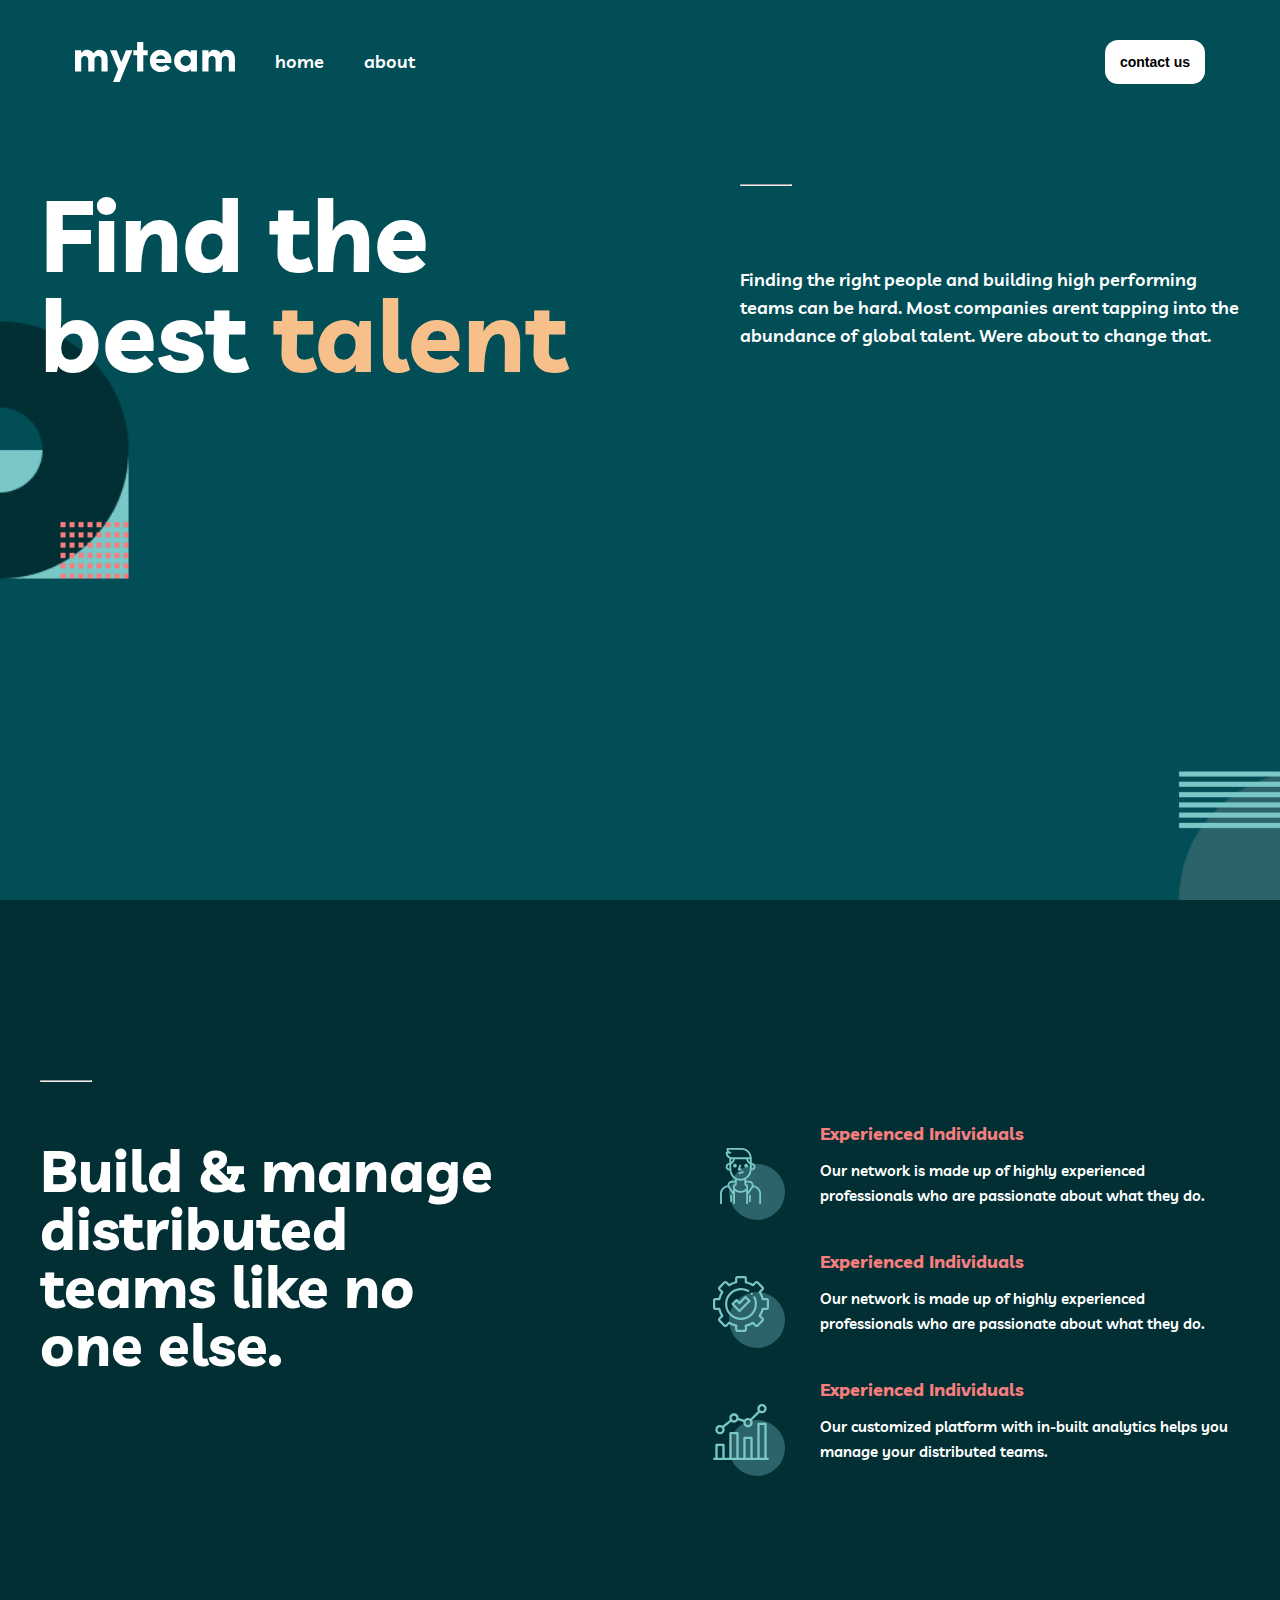
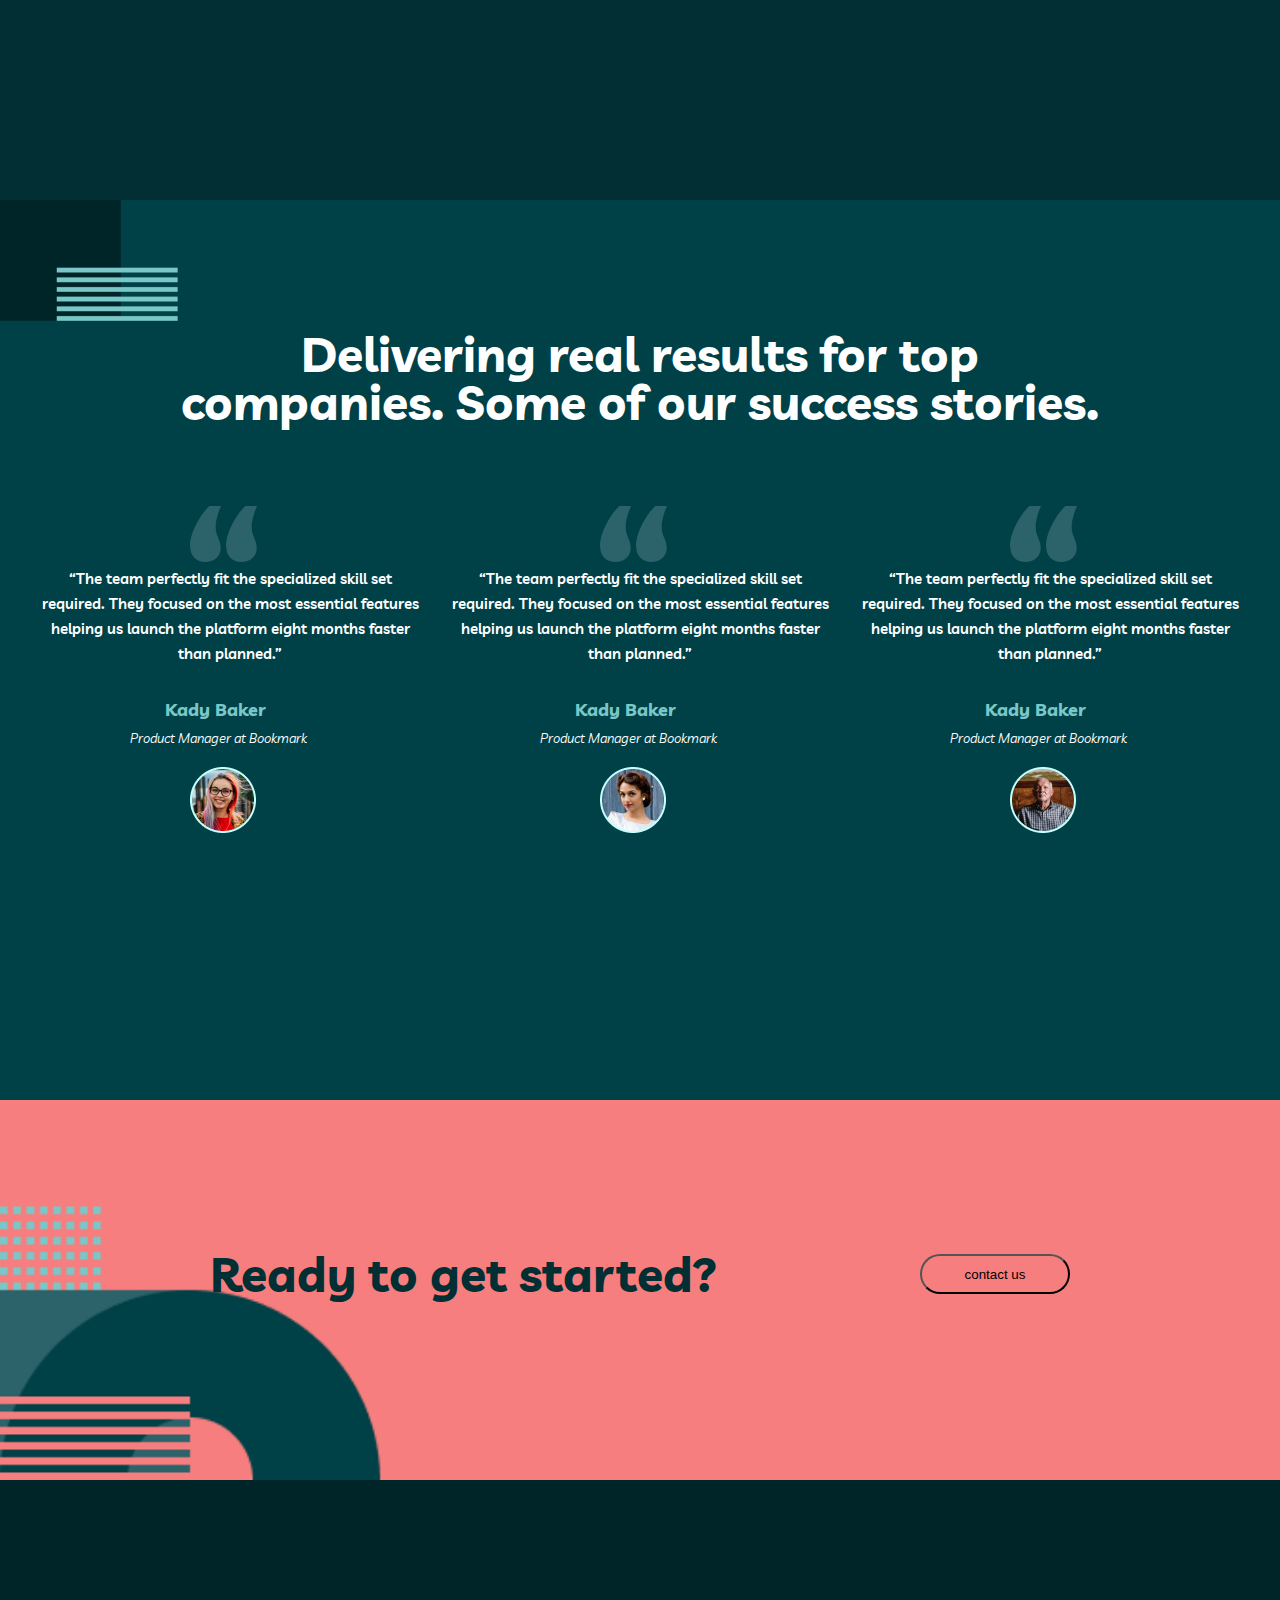
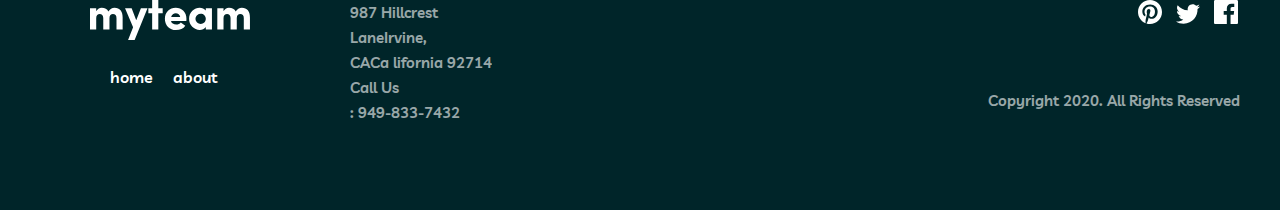
<file: index.html>
<!DOCTYPE html>
<html lang="en">

<head>
    <meta charset="UTF-8">
    <meta http-equiv="X-UA-Compatible" content="IE=edge">
    <meta name="viewport" content="width=device-width, initial-scale=1.0">
    <link rel="preconnect" href="https://fonts.googleapis.com">
    <link rel="preconnect" href="https://fonts.gstatic.com" crossorigin>
    <link href="https://fonts.googleapis.com/css2?family=Livvic:ital,wght@0,200;0,400;0,600;0,700;1,900&display=swap"
        rel="stylesheet">
    <link rel="stylesheet" href="./style/main.css">
    <title>Myteam Home</title>
</head>

<body>
    <header class="header-blok">
        <div class="header-blok-one">
            <div class="header-blok-list container">
                <ul class="blok-list-one">
                    <img src="./img/myteam.svg" alt="">
                    <li class="blok-item-one-text"><a class="text-about" href="index.html">home</a></li>
                    <li class="blok-item-one-text"><a class="text-about" href="about.html">about</a></li>
                </ul>
                <ul class="blok-item-two">
                    <button class="blok-item-two-text-button"><a class="text-a" href="contact.html">contact
                            us</a></button>
                </ul>
            </div>
        </div>
        <div class="header-text container">
            <div class="header-text-one">
                <h1 class="header-text-one-title">Find the best <span class="title-span">talent </span></h1>

            </div>
            <div class="header-text-two">
                <hr class="header-text-two-line" width="50px" height="5px">
                <h3 class="header-text-two-text ">
                    Finding the right people and building high performing teams can be hard. Most companies arent
                    tapping into the abundance of global talent. Were about to change that.
                </h3>
            </div>
        </div>

    </header>
    <main class="main-blok">
        <nav class="main-blok-nav container">
            <div class="nav-right">
                <hr width="50px" height="5px">
                <h2 class="nav-right-title">
                    Build & manage distributed teams like no one else.
                </h2>
            </div>
            <div class="nav-left">
                <div class="nav-left-blok">
                    <img src="./img/nav1.svg" alt="rasm">
                    <div class="nav-left-blok-title">
                        <h3 class="nav-left-blok-title-text">Experienced Individuals</h3>
                        <p class="nav-left-blok-title-paragraph">Our network is made up of highly experienced
                            professionals who are passionate about what they do.</p>
                    </div>
                </div>
                <div class="nav-left-blok">
                    <img src="./img/nav2.svg" alt="rasm">
                    <div class="nav-left-blok-title">
                        <h3 class="nav-left-blok-title-text">Experienced Individuals</h3>
                        <p class="nav-left-blok-title-paragraph">Our network is made up of highly experienced
                            professionals who are passionate about what they do.</p>
                    </div>
                </div>
                <div class="nav-left-blok">
                    <img src="./img/nav3.svg" alt="rasm">
                    <div class="nav-left-blok-title">
                        <h3 class="nav-left-blok-title-text">Experienced Individuals</h3>
                        <p class="nav-left-blok-title-paragraph">Our customized platform with in-built analytics helps
                            you manage your distributed teams.</p>
                    </div>
                </div>
            </div>
        </nav>
    </main>
    <main class="news">
        <div class="news-blok container">
            <div class="news-blok-title">
                <h1 class="news-blok-title-text">
                    Delivering real results for top <br> companies. Some of our success stories.
                </h1>
            </div>
            <div class="news-blok-item">
                <div class="news-blok-item-nav">
                    <img class="news-blok-nav-img" src="./img/“.svg" alt="">
                    <h3 class="news-blok-item-nav-text"> “The team perfectly fit the specialized skill set required.
                        They focused on the most essential features helping us launch the platform eight months faster
                        than planned.”</h3>
                    <h2 class="news-blok-item-nav-title">Kady Baker</h2>
                    <p class="news-blok-item-nav-paragraph"><i>Product Manager at Bookmark</i></p>
                    <img class="news-nav-img" src="./img/Oval.png" alt="Rasm">
                </div>
                <div class="news-blok-item-nav">
                    <img class="news-blok-nav-img" src="./img/“.svg" alt="">
                    <h3 class="news-blok-item-nav-text"> “The team perfectly fit the specialized skill set required.
                        They focused on the most essential features helping us launch the platform eight months faster
                        than planned.”</h3>
                    <h2 class="news-blok-item-nav-title">Kady Baker</h2>
                    <p class="news-blok-item-nav-paragraph"><i>Product Manager at Bookmark</i></p>
                    <img class="news-nav-img" src="./img/Oval2.png" alt="Rasm">
                </div>
                <div class="news-blok-item-nav">
                    <img class="news-blok-nav-img" src="./img/“.svg" alt="">
                    <h3 class="news-blok-item-nav-text"> “The team perfectly fit the specialized skill set required.
                        They focused on the most essential features helping us launch the platform eight months faster
                        than planned.”</h3>
                    <h2 class="news-blok-item-nav-title">Kady Baker</h2>
                    <p class="news-blok-item-nav-paragraph"><i>Product Manager at Bookmark</i></p>
                    <img class="news-nav-img" src="./img/Oval3.png" alt="Rasm">
                </div>
 
            </div>
        </div>

    </main>
    <main class="main-footer">
        <div class="main-footer-nav container">
            <div class="main-footer-nav-list">
                <div class="main-footer-nav-list-left">
                    <h1 class="main-footer-nav-list-title">Ready to get started?</h1>
                </div>
                <div class="main-footer-nav-list-right">
                    <button class="main-footer-navlist-buuton">contact us</button>
                </div>
            </div>
        </div>
    </main>
    <footer class="footer">
        <div class="footer-blog container">
            <div class="footer-blog-right">
                <div class="footer-blog-right-list">
                    <img src="./img/myteam.svg" alt="">
                    <ul class="footer-blog-right-list-item">
                        <li class="footer-blog-right-list-item-li">home</li>
                        <li class="footer-blog-right-list-item-li">about</li>
                    </ul>
                </div>
                <div class="footer-blog-item">
                    <h4 class="footer-blog-item-title">
                        987 Hillcrest LaneIrvine,<br> CACa lifornia 92714 Call Us <br> : 949-833-7432
                    </h4>
                </div>
            </div>
            <div class="footer-blog-left">
                <div class="footer-blog-left-img">
                    <img class="footer-blog-left-img-one" src="./img/Path.svg" alt="">
                    <img class="footer-blog-left-img-one" src="./img/Path2.svg" alt="">
                    <img src="./img/Path3.svg" alt="">
                </div>
                <div class="footer-blog-left-title">
                    <p class="footer-blog-left-text">
                        Copyright 2020. All Rights Reserved
                    </p>
                </div>
            </div>
        </div>
    </footer>

</body>

</html>
</file>
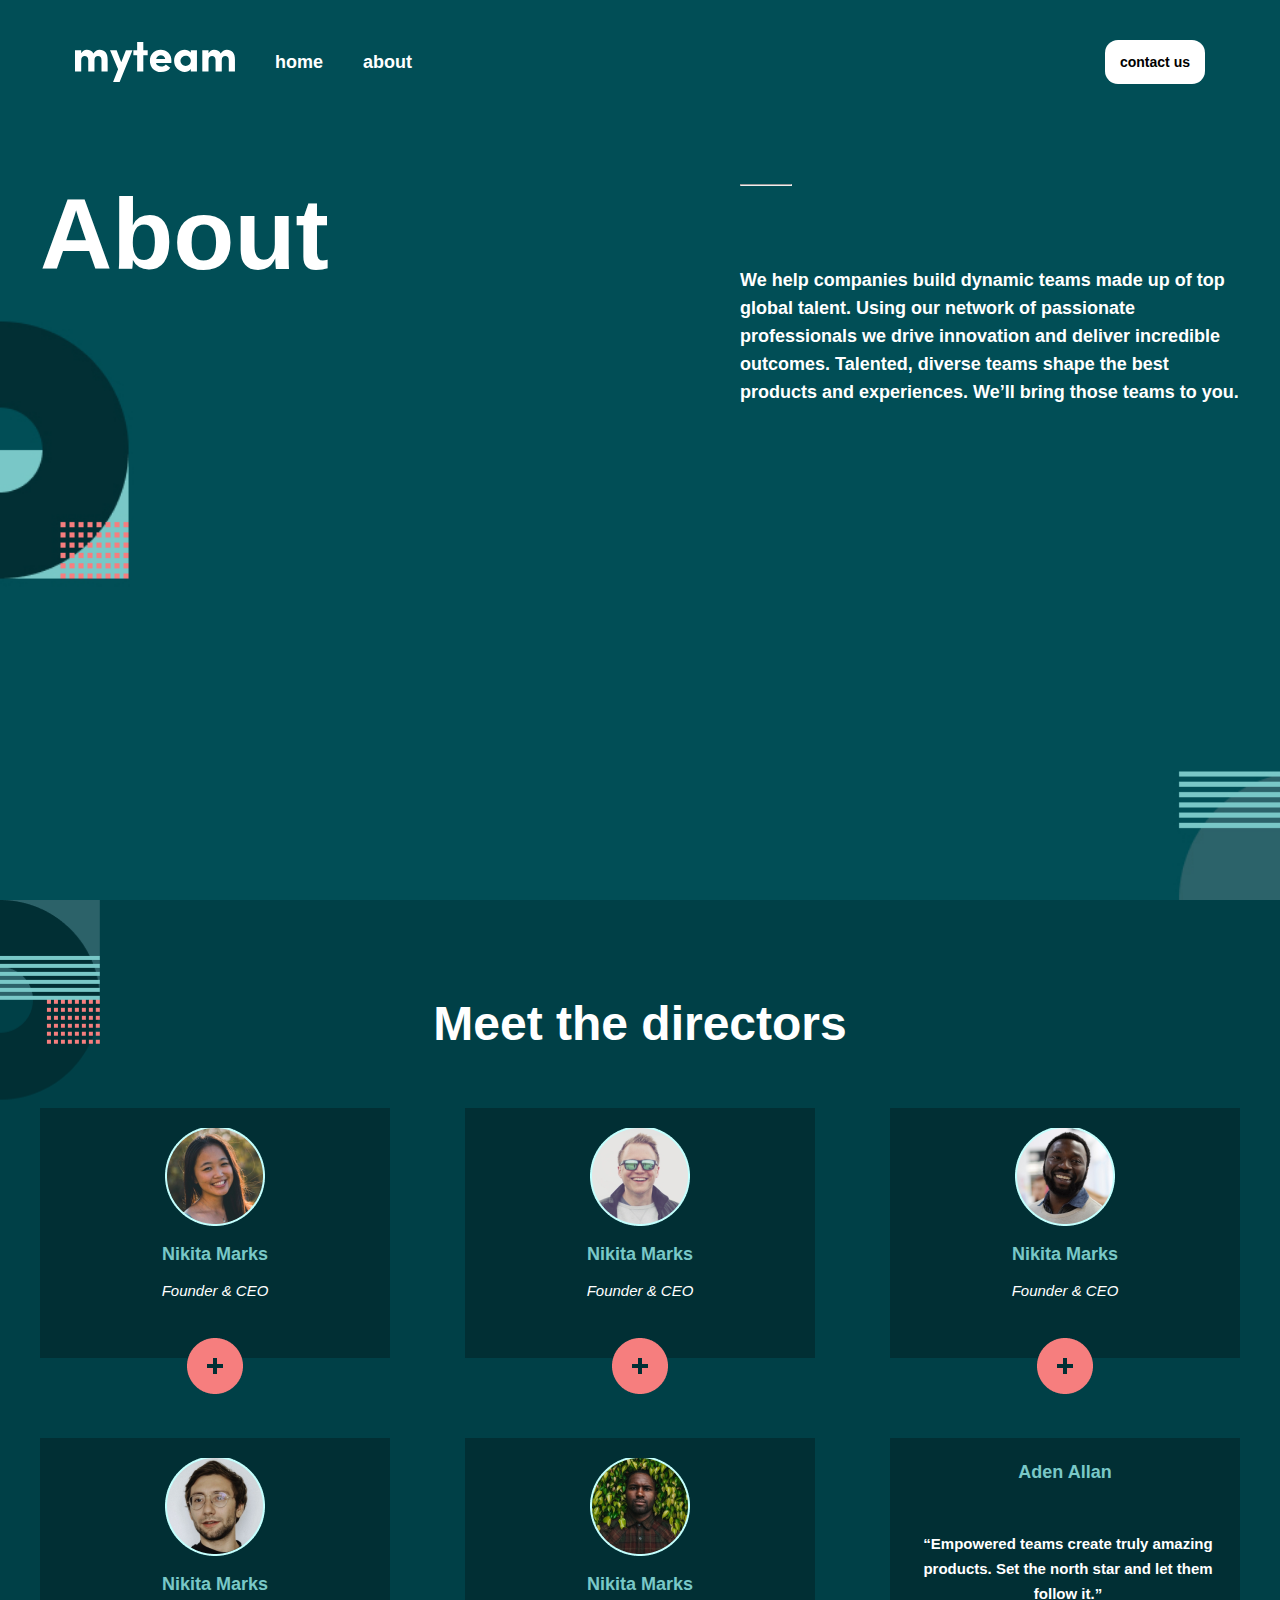
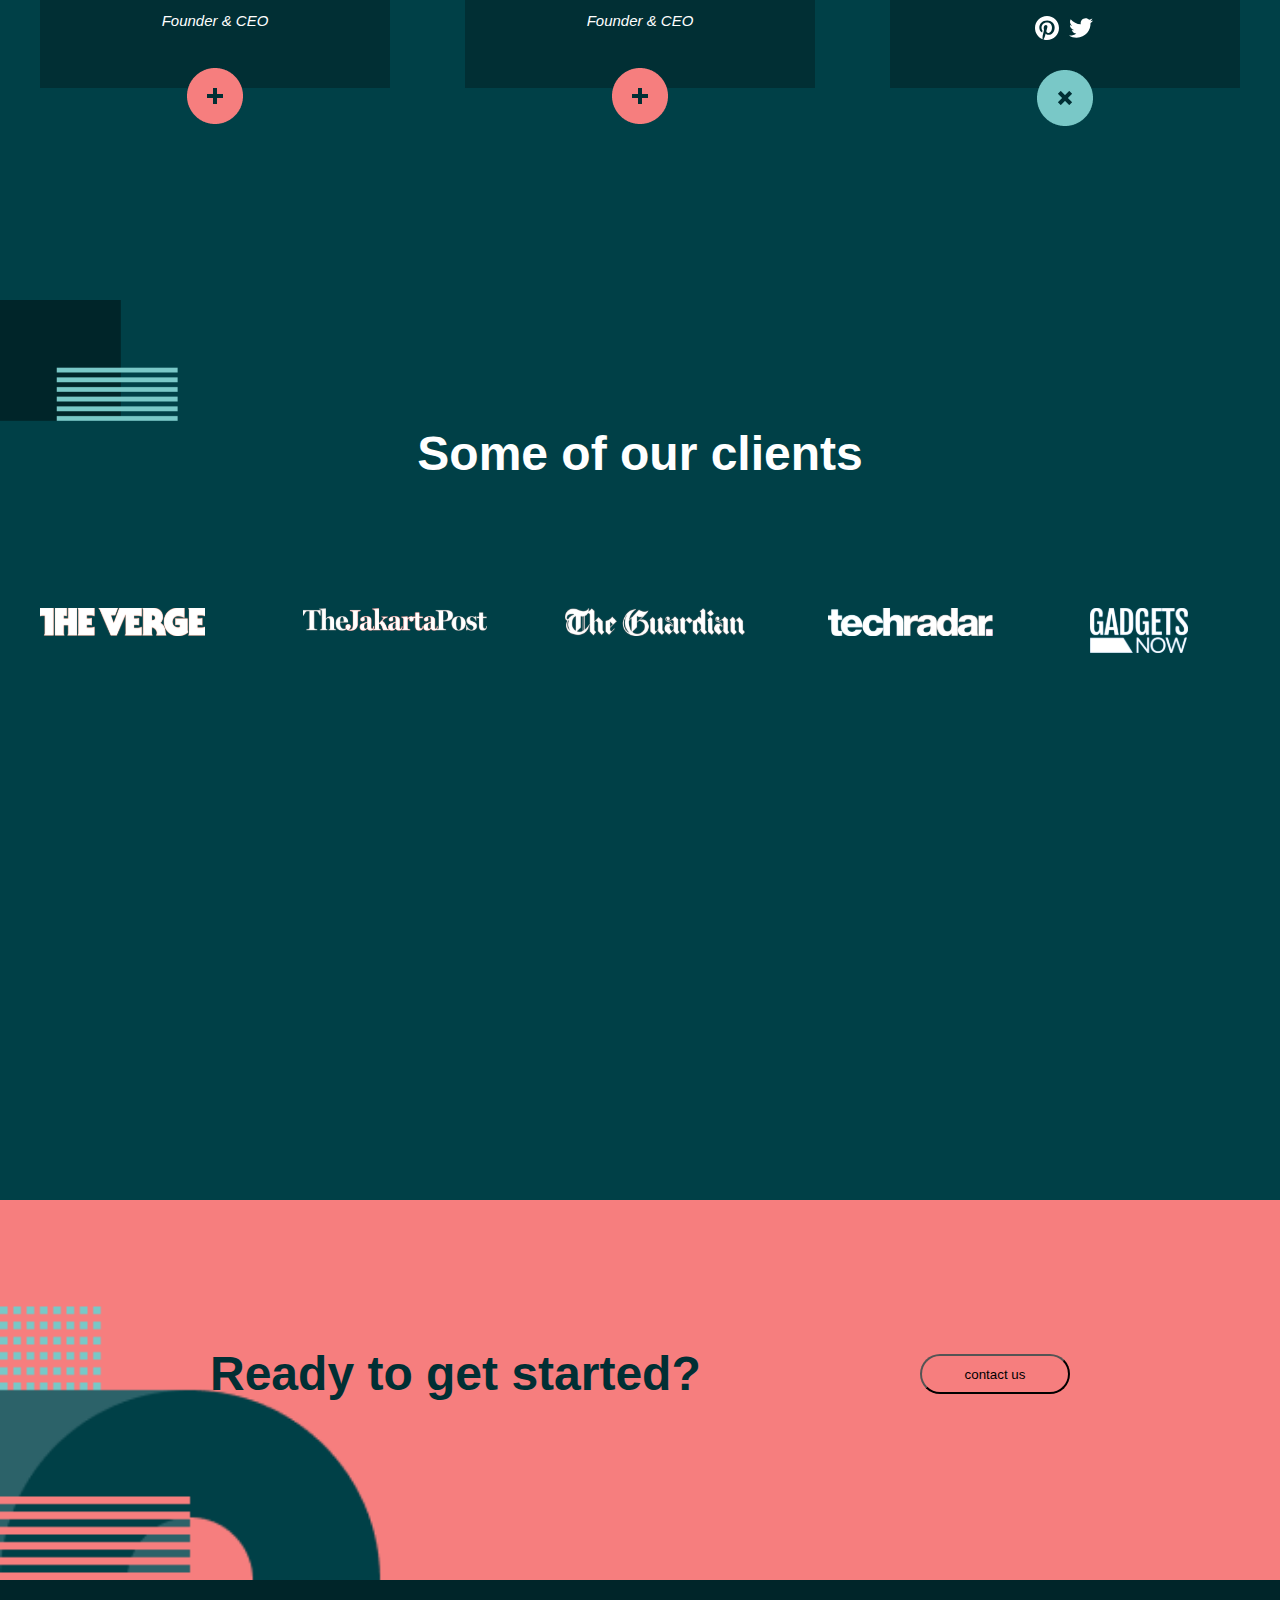
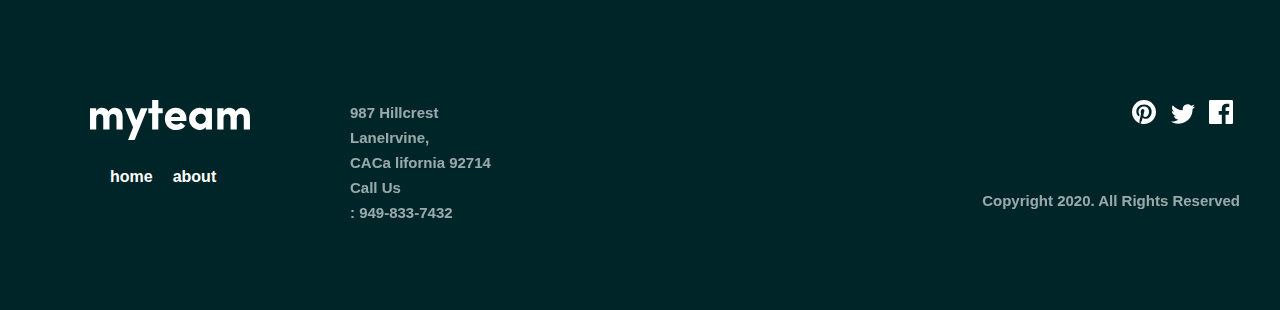
<file: about.html>
<!DOCTYPE html>
<html lang="en">

<head>
    <meta charset="UTF-8">
    <meta http-equiv="X-UA-Compatible" content="IE=edge">
    <meta name="viewport" content="width=device-width, initial-scale=1.0">
    <link rel="stylesheet" href="./style/main.css  ">
    <title>Myteam About</title>
</head>

<body>
    <header class="header-blok">
        <div class="header-blok-one">
            <div class="header-blok-list container">
                <ul class="blok-list-one">
                    <img src="./img/myteam.svg" alt="">
                    <li class="blok-item-one-text"><a class="text-about" href="index.html">home</a></li>
                    <li class="blok-item-one-text"><a class="text-about" href="about.html">about</a></li>
                </ul>
                <ul class="blok-item-two">
                    <button class="blok-item-two-text-button"><a class="text-a" href="contact.html">contact
                            us</a></button>
                </ul>
            </div>
        </div>
        <div class="header-text container">
            <div class="header-text-one">
                <h1 class="header-text-one-title">About</h1>

            </div>
            <div class="header-text-two">
                <hr class="header-text-two-line" width="50px" height="5px">
                <h3 class="header-text-two-text ">We help companies build dynamic teams made up of top global talent.
                    Using our network of passionate professionals we drive innovation and deliver incredible outcomes.
                    Talented, diverse teams shape the best products and experiences. We’ll bring those teams to you.
                </h3>
            </div>
        </div>

    </header>
    <main class="main-about">
        <nav class="main-about-nav container">
            <h1 class="about-text">
                Meet the directors
            </h1>
            <div class="main-about-blok">
                <div class="main-about-blok-list">
                    <ul class="main-about-blok-list-title">
                        <img class="main-about-blok-list-title-img" src="./img/Oval11.png" alt="">
                        <h3 class="main-about-blok-list-title-text">Nikita Marks</h3>
                        <p><i class="main-about-blok-list-title-paragraph">Founder & CEO</i></p>
                        <img class="main-about-blok-list-title-img-one" src="./img/Group13.png" alt="">
                    </ul>
                </div>
                <div class="main-about-blok-list">
                    <ul class="main-about-blok-list-title">
                        <img class="main-about-blok-list-title-img" src="./img/Oval (1).png" alt="">
                        <h3 class="main-about-blok-list-title-text">Nikita Marks</h3>
                        <p><i class="main-about-blok-list-title-paragraph">Founder & CEO</i></p>
                        <img class="main-about-blok-list-title-img-one" src="./img/Group13.png" alt="">
                    </ul>
                </div>
                <div class="main-about-blok-list">
                    <ul class="main-about-blok-list-title">
                        <img class="main-about-blok-list-title-img" src="./img/Oval (2).png" alt="">
                        <h3 class="main-about-blok-list-title-text">Nikita Marks</h3>
                        <p><i class="main-about-blok-list-title-paragraph">Founder & CEO</i></p>
                        <img class="main-about-blok-list-title-img-one" src="./img/Group13.png" alt="">
                    </ul>
                </div>
                <div class="main-about-blok-list">
                    <ul class="main-about-blok-list-title">
                        <img class="main-about-blok-list-title-img" src="./img/Oval (4).png" alt="">
                        <h3 class="main-about-blok-list-title-text">Nikita Marks</h3>
                        <p><i class="main-about-blok-list-title-paragraph">Founder & CEO</i></p>
                        <img class="main-about-blok-list-title-img-one" src="./img/Group13.png" alt="">
                    </ul>
                </div>
                <div class="main-about-blok-list">
                    <ul class="main-about-blok-list-title">
                        <img class="main-about-blok-list-title-img" src="./img/Ovalx.png" alt="">
                        <h3 class="main-about-blok-list-title-text">Nikita Marks</h3>
                        <p><i class="main-about-blok-list-title-paragraph">Founder & CEO</i></p>
                        <img class="main-about-blok-list-title-img-one" src="./img/Group13.png" alt="">
                    </ul>
                </div>
                <div class="main-about-blok-list">
                    <ul class="main-about-blok-list-title">
                        <h2 class="main-about-blok-list-title-two">Aden Allan</h2>
                        <h3 class="main-about-blok-list-title-text-two">“Empowered teams create truly amazing products.
                            Set the north star and let them follow it.”</h3>
                        <div class="main-about-blok-list-title-paragraph-flax">
                            <img class="main-about-blok-list-title-paragraph-flax-one" src="./img/Path.svg" alt="">
                            <img class="main-about-blok-list-title-paragraph-flax-one" src="./img/Path2.svg" alt="">
                        </div>
                        <img class="main-about-blok-list-title-img-two" src="./img/Groupx.png" alt="">
                    </ul>
                </div>
            </div>

        </nav>
    </main>
    <main class="news">
        <div class="news-blok container">
            <div class="news-blok-title">
                <h1 class="news-blok-title-text">
                    Some of our clients
                </h1>
                <ul class="about-main-list">
                    <li class="about-main-list-title"> <img src="./img/Object.svg" alt=""></li>
                    <li class="about-main-list-title"> <img src="./img/jakarta.svg" alt=""></li>
                    <li class="about-main-list-title"><img src="./img/Object4.svg" alt=""></li>
                    <li class="about-main-list-title"> <img src="./img/Object3.svg" alt=""></li>
                    <li class="about-main-list-title"> <img src="./img/gadgets-now.svg" alt=""></li>
                </ul>
            </div>

    </main>
    <main class="main-footer">
        <div class="main-footer-nav container">
            <div class="main-footer-nav-list">
                <div class="main-footer-nav-list-left">
                    <h1 class="main-footer-nav-list-title">Ready to get started?</h1>
                </div>
                <div class="main-footer-nav-list-right">
                    <button class="main-footer-navlist-buuton">contact us</button>
                </div>
            </div>
        </div>
    </main>
    <footer class="footer">
        <div class="footer-blog container">
            <div class="footer-blog-right">
                <div class="footer-blog-right-list">
                    <img src="./img/myteam.svg" alt="">
                    <ul class="footer-blog-right-list-item">
                        <li class="footer-blog-right-list-item-li">home</li>
                        <li class="footer-blog-right-list-item-li">about</li>
                    </ul>
                </div>
                <div class="footer-blog-item">
                    <h4 class="footer-blog-item-title">
                        987 Hillcrest LaneIrvine,<br> CACa lifornia 92714 Call Us <br> : 949-833-7432
                    </h4>
                </div>
            </div>
            <div class="footer-blog-left">
                <div class="footer-blog-left-img">
                    <img class="footer-blog-left-img-one" src="./img/Path.svg" alt="">
                    <img class="footer-blog-left-img-one" src="./img/Path2.svg" alt="">
                    <img src="./img/Path3.svg" alt="">
                </div>
                <div class="footer-blog-left-title">
                    <p class="footer-blog-left-text">
                        Copyright 2020. All Rights Reserved
                    </p>
                </div>
            </div>
        </div>
    </footer>

</body>

</html>
</file>
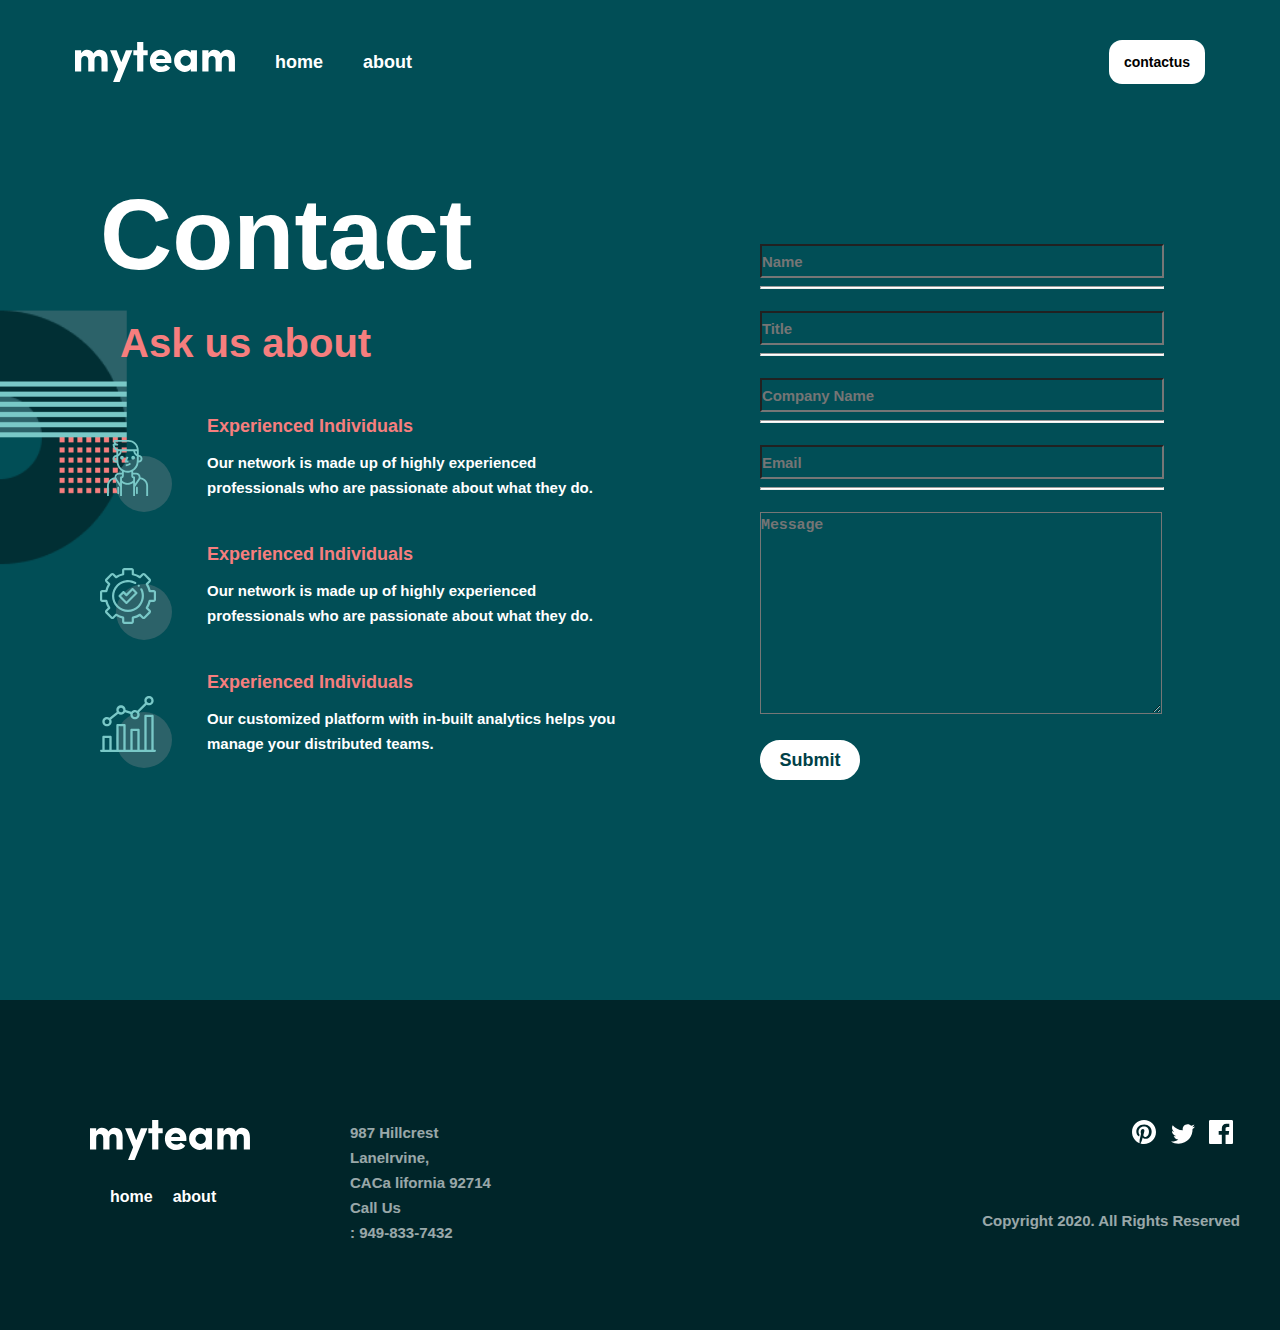
<file: contact.html>
<!DOCTYPE html>
<html lang="en">

<head>
    <meta charset="UTF-8">
    <meta http-equiv="X-UA-Compatible" content="IE=edge">
    <meta name="viewport" content="width=device-width, initial-scale=1.0">
    <link rel="stylesheet" href="./style/main.css">
    <title>Myteam Contact</title>
</head>

<body>
    <header class="header-contact ">
        <div class="header-blok-one">
            <div class="header-blok-list container">
                <ul class="blok-list-one">
                    <img src="./img/myteam.svg" alt="">
                    <li class="blok-item-one-text"><a class="text-about" href="index.html">home</a></li>
                    <li class="blok-item-one-text"><a class="text-about" href="about.html">about</a></li>
                </ul>
                <ul class="blok-item-two">
                    <button class="blok-item-two-text-button"><a class="text-a"
                            href="contact.html">contactus</a></button>
                </ul>
            </div>
        </div>
        <div class="header-contact-text container">
            <div class="header-contact-text-right">
                <div class="header-text-one">
                    <h1 class="header-text-one-title">Contact</h1>
                    <h3 class="header-contact-title">Ask us about</h3>
                    <div class="nav-left">
                        <div class="nav-left-blok">
                            <img src="./img/nav1.svg" alt="rasm">
                            <div class="nav-left-blok-title">
                                <h3 class="nav-left-blok-title-text">Experienced Individuals</h3>
                                <p class="nav-left-blok-title-paragraph">Our network is made up of highly experienced
                                    professionals who are passionate about what they do.</p>
                            </div>
                        </div>
                        <div class="nav-left-blok">
                            <img src="./img/nav2.svg" alt="rasm">
                            <div class="nav-left-blok-title">
                                <h3 class="nav-left-blok-title-text">Experienced Individuals</h3>
                                <p class="nav-left-blok-title-paragraph">Our network is made up of highly experienced
                                    professionals who are passionate about what they do.</p>
                            </div>
                        </div>
                        <div class="nav-left-blok">
                            <img src="./img/nav3.svg" alt="rasm">
                            <div class="nav-left-blok-title">
                                <h3 class="nav-left-blok-title-text">Experienced Individuals</h3>
                                <p class="nav-left-blok-title-paragraph">Our customized platform with in-built analytics
                                    helps
                                    you manage your distributed teams.</p>
                            </div>
                        </div>
                    </div>
                </div>
                <div class="header-contact-left">
                    <section class="header-contact-section">
                        <div class="contact">
                            <form class="contact-form">
                                <div class="contact-forim-group">
                                    <input class="for-name" type="text" name="name" id="name" placeholder="Name">
                                    <hr class="contact-line">
                                </div>
                                <div class="contact-forim-group">
                                    <input class="for-name" type="text" name="name" id="name" placeholder="Title">
                                    <hr class="contact-line">
                                </div>
                                <div class="contact-forim-group">
                                    <input class="for-name" type="text" name="name" id="name"
                                        placeholder="Company Name">
                                    <hr class="contact-line">
                                </div>
                                <div class="contact-forim-group">
                                    <input class="for-name" type="text" name="email" id="email" placeholder="Email">
                                    <hr class="contact-line">
                                </div>
                                <div class="contact-forim-group">
                                    <textarea class="for-name-text" type="text" name="message" id="message"
                                        placeholder="Message"></textarea>
                                </div>
                                <button class="contact-button"> Submit</button>
                            </form>
                        </div>
                    </section>
                </div>
            </div>
    </header>
    <footer class="footer">
        <div class="footer-blog container">
            <div class="footer-blog-right">
                <div class="footer-blog-right-list">
                    <img src="./img/myteam.svg" alt="">
                    <ul class="footer-blog-right-list-item">
                        <li class="footer-blog-right-list-item-li">home</li>
                        <li class="footer-blog-right-list-item-li">about</li>
                    </ul>
                </div>
                <div class="footer-blog-item">
                    <h4 class="footer-blog-item-title">
                        987 Hillcrest LaneIrvine,<br> CACa lifornia 92714 Call Us <br> : 949-833-7432
                    </h4>
                </div>
            </div>
            <div class="footer-blog-left">
                <div class="footer-blog-left-img">
                    <img class="footer-blog-left-img-one" src="./img/Path.svg" alt="">
                    <img class="footer-blog-left-img-one" src="./img/Path2.svg" alt="">
                    <img src="./img/Path3.svg" alt="">
                </div>
                <div class="footer-blog-left-title">
                    <p class="footer-blog-left-text">
                        Copyright 2020. All Rights Reserved
                    </p>
                </div>
            </div>
        </div>
    </footer>
</body>

</html>
</file>
<file: style/main.css>
body {
    font-family: 'Livvic', sans-serif;
}

* {
    margin: 0;
    padding: 0;
}

.container {
    width: 1200px;
    margin-left: auto;
    margin-right: auto;
}

.header-blok {
    background-image: url(../img/Group1.jpg);
    background-repeat: no-repeat;
    background-size: cover;
    height: 100vh;
}

.header-blok-one {
    margin-bottom: 100px;
}

.header-blok-list {
    padding-top: 40px;
    display: flex;
    justify-content: space-between;
    align-items: center;
    padding-left: 70px;

}

.blok-list-one {
    list-style-type: none;
    display: flex;
    align-items: center;


}

.blok-item-one-text {
    padding-left: 40px;
    font-style: normal;
    font-weight: 600;
    font-size: 18px;
    line-height: 28px;
    color: #FFFFFF;

}

.blok-item-one-text:hover {
    color: #F67E7E;
    cursor: pointer;
}

.blok-item-two {
    padding-right: 70px;
}

.blok-item-two-text-button {
    border-radius: 13px;
    text-decoration: none;
    padding: 8px 15px 8px 15px;
    border: none;
    font-style: normal;
    font-weight: 600;
    font-size: 14px;
    line-height: 28px;
    color: #002529;
    background-color: #fff;
    border-color: #fff;

}

.blok-item-two-text-button:hover {
    cursor: pointer;

}

.header-text {
    display: flex;
    justify-content: space-between;
}

.header-text-one {}

.header-text-one-title {
    font-style: normal;
    font-weight: bold;
    font-size: 100px;
    line-height: 100px;
    color: #FFFFFF;
    width: 550px;

}

.title-span {
    color: #f7c08a;
}

.text-a {
    text-decoration: none;
    color: black;

}

.text-a:hover {}

.text-about {
    text-decoration: none;
    color: #FFFFFF;
}

.text-about:hover {
    color: #f7c08a;
}

.header-text-one-title2 {
    font-style: normal;
    font-weight: bold;
    font-size: 100px;
    line-height: 100px;
    color: #F67E7E;
}

.header-text-two {}

.header-text-two-line {
    margin-bottom: 80px;

}

.header-text-two-text {
    font-style: normal;
    font-weight: 600;
    font-size: 18px;
    line-height: 28px;
    color: #FFFFFF;
    width: 500px;
}

.main-blok {
    background-image: url(../img/Group2.jpg);
    background-repeat: no-repeat;
    background-size: cover;
    height: 100vh;
}

.main-blok-nav {
    display: flex;
    justify-content: space-between;
    padding-top: 180px;
}

.nav-right {}

.nav-right-title {
    padding-top: 60px;
    font-style: normal;
    font-weight: bold;
    font-size: 58px;
    line-height: 58px;
    color: #FFFFFF;
    width: 480px;
}

.nav-left {
    padding-top: 40px;
}

.nav-left-blok {
    display: flex;
}

.nav-left-blok-title {
    padding-left: 35px;
    align-items: center;
}

.nav-left-blok-title-text {
    font-style: normal;
    font-weight: bold;
    font-size: 18px;
    line-height: 28px;
    color: #F67E7E;
    margin-bottom: 10px;
}

.nav-left-blok-title-paragraph {
    font-style: normal;
    font-weight: 600;
    font-size: 15px;
    line-height: 25px;
    color: #FFFFFF;
    width: 420px;
    margin-bottom: 40px;
}

.news {
    background-image: url(../img/Group3.png);
    background-repeat: no-repeat;
    background-size: cover;
    height: 100vh;
}

.news-blok {
    margin-bottom: 150px;
}

.news-blok-title {
    margin-bottom: 80px;
}

.news-blok-title-text {
    padding-top: 130px;
    font-style: normal;
    font-weight: bold;
    font-size: 48px;
    line-height: 48px;
    text-align: center;
    color: #FFFFFF;
}

.news-blok-item {
    display: flex;
    justify-content: space-between;

}

.news-blok-item-nav {}

.news-blok-nav-img {
    padding-left: 150px;
}

.news-blok-item-nav-text {
    margin-bottom: 30px;
    width: 380px;
    font-style: normal;
    font-weight: 600;
    font-size: 15px;
    line-height: 25px;
    text-align: center;
    color: #FFFFFF;

}

.news-blok-item-nav-title {
    margin-bottom: 5px;
    padding-left: 125px;
    font-style: normal;
    font-weight: bold;
    font-size: 18px;
    line-height: 28px;
    color: #79C8C7;

}

.news-blok-item-nav-paragraph {
    padding-left: 90px;
    font-size: 13px;
    line-height: 18px;
    color: #FFFFFF;
    margin-bottom: 20px;
}

.news-nav-img {
    padding-left: 150px;
    transition: 0.4s ease;

}

.news-nav-img:hover {
    cursor: pointer;
    filter: drop-shadow(-5px -5px 15px #c2b5b5) drop-shadow(5px 5px 15px rgba(135, 135, 135, 0.96));
}

.main-footer {
    background-image: url(../img/Group4.png);
    background-repeat: no-repeat;
    background-size: cover;
    height: 380px;


}

.main-footer-nav {
    padding-top: 150px;

}

.main-footer-nav-list {
    display: flex;
    justify-content: space-between;
    padding-left: 170px;
    padding-right: 170px;
    align-items: center;

}

.main-footer-nav-list-title {
    font-style: normal;
    font-weight: bold;
    font-size: 48px;
    line-height: 48px;
    color: #012F34;
}

.main-footer-navlist-buuton {
    height: 40px;
    width: 150px;
    border-radius: 20px;
    background: #F67E7E;
    border-color: black;
    cursor: pointer;
}

.main-footer-navlist-buuton:hover {
    background-color: #fff;
    border-color: #FFFFFF;
    border: none;
}

.footer {
    background-image: url(../img/Rectangle5.png);
    background-repeat: no-repeat;
    background-size: cover;
    height: 330px;

}

.footer-blog {
    display: flex;
    justify-content: space-between;
    padding-top: 120px;
}

.footer-blog-right {
    display: flex;
}

.footer-blog-right-list {
    padding-left: 50px;
}

.footer-blog-right-list-item {
    display: flex;
    list-style-type: none;
}

.footer-blog-right-list-item-li {
    padding-left: 20px;
    padding-top: 20px;
    font-style: normal;
    font-weight: 600;
    font-size: 16px;
    line-height: 26px;
    color: #FFFFFF;
}

.footer-blog-right-list-item-li:hover {
    color: #F67E7E;
    cursor: pointer;
}

.footer-blog-item {
    padding-left: 100px;
}

.footer-blog-item-title {
    width: 150px;
    font-style: normal;
    font-weight: 600;
    font-size: 15px;
    line-height: 25px;
    color: #FFFFFF;
    mix-blend-mode: normal;
    opacity: 0.6;

}

.footer-blog-left {}

.footer-blog-left-img {
    padding-left: 150px;
    margin-bottom: 60px;
}

.footer-blog-left-img-one {
    padding-right: 10px;
}

.footer-blog-left-title {}

.footer-blog-left-text {
    font-style: normal;
    font-weight: 600;
    font-size: 15px;
    line-height: 25px;
    text-align: right;
    color: #FFFFFF;
    mix-blend-mode: normal;
    opacity: 0.6;
}



/*about*/



.main-about {
    background-image: url(../img/GroupMask.png );
    background-repeat: no-repeat;
    background-size: cover;
    height: 1000px;
}

.main-about-nav {}

.main-about-nav-blok {}

.about-text {
    font-style: normal;
    font-weight: bold;
    font-size: 48px;
    line-height: 48px;
    text-align: center;
    color: #FFFFFF;
    padding-top: 100px;
}

.main-about-blok {
    padding-top: 60px;
    display: flex;
    justify-content: space-between;
    flex-wrap: wrap;
}

.main-about-blok-list {
    width: 350px;
    height: 250px;
    background: #012F34;
    margin-bottom: 80px;
}

.main-about-blok-list-title {
    text-align: center;
}

.main-about-blok-list-title-img {
    padding-top: 20px;
    margin-bottom: 10px;
}

.main-about-blok-list-title-text {
    font-style: normal;
    font-weight: bold;
    font-size: 18px;
    line-height: 28px;
    color: #79C8C7;
    margin-bottom: 10px;
}

.main-about-blok-list-title-paragraph {
    font-size: 15px;
    line-height: 25px;
    text-align: center;
    color: #FFFFFF;


}

.main-about-blok-list-title-img-one {
    padding-top: 35px;
}

.main-about-blok-list-title-img-one:hover {
    cursor: pointer;

}

.main-about-blok-list-title-two {
    padding-top: 20px;
    margin-bottom: 45px;
    font-style: normal;
    font-weight: bold;
    font-size: 18px;
    line-height: 28px;
    color: #79C8C7;
}

.main-about-blok-list-title-text-two {
    margin-bottom: 10px;
    width: 336px;
    font-style: normal;
    font-weight: 600;
    font-size: 15px;
    line-height: 25px;
    color: #FFFFFF;
    padding-left: 10px;
}

.main-about-blok-list-title-paragraph-flax {
    display: flex;
    padding-left: 135px;
}

.main-about-blok-list-title-paragraph-flax-one {
    padding-left: 10px;
}

.main-about-blok-list-title-img-two {
    padding-top: 30px;
}

.main-about-blok-list-title-img-two:hover {
    cursor: pointer;
}

.about-main-list {
    display: flex;
    justify-content: space-between;
    list-style-type: none;
    padding-top: 130px;
}

.about-main-list-title {
    width: 150px;
    height: 30px;
}

/*
Contact
*/



.header-contact {
    background-image: url(../img/Group77.png);
    background-repeat: no-repeat;
    background-size: cover;
    height: 1000px;
    width: 100vw;
}

.header-contact-one {
    padding-top: 50px;
}

.header-contact-text-right {
    display: flex;

}

.header-contact-text {
    padding-left: 100px;
}

.header-contact-title {
    font-style: normal;
    font-weight: bold;
    font-size: 40px;
    line-height: 58px;
    color: #F67E7E;
    padding-top: 30px;
    padding-left: 20px;
}

.header-contact-left {
    padding-left: 110px;
    padding-top: 60px;
}

.contact-forim-group {
    background: #014E56;
}

.contact-forim-group {
    margin-bottom: 22px;
}

.for-name {
    background: #014E56;
    font-style: normal;
    font-weight: 600;
    font-size: 15px;
    line-height: 25px;
    letter-spacing: -0.115385px;
    color: #FFFFFF;
    mix-blend-mode: normal;
    opacity: 1;
    height: 30px;
    width: 400px;
    margin-bottom: 8px;
}

.contact-line {

    height: 1px;
    width: 402px;
    background-color: #fff;

}

.for-name-text {
    background: #014E56;
    font-style: normal;
    font-weight: 600;
    font-size: 15px;
    line-height: 25px;
    letter-spacing: -0.115385px;
    color: #FFFFFF;
    mix-blend-mode: normal;
    opacity: 1;
    height: 200px;
    width: 400px;

}

.contact-button {
    background: #FFFFFF;
    border: 2px solid #FFFFFF;
    box-sizing: border-box;
    border-radius: 24px;
    width: 100px;
    height: 40px;
    font-style: normal;
    font-weight: 600;
    font-size: 18px;
    line-height: 28px;
    color: #004047;

}

.contact-button:hover {
    cursor: pointer;
    background-color: black;
    color: #FFFFFF;
    border: none;
}
</file>
